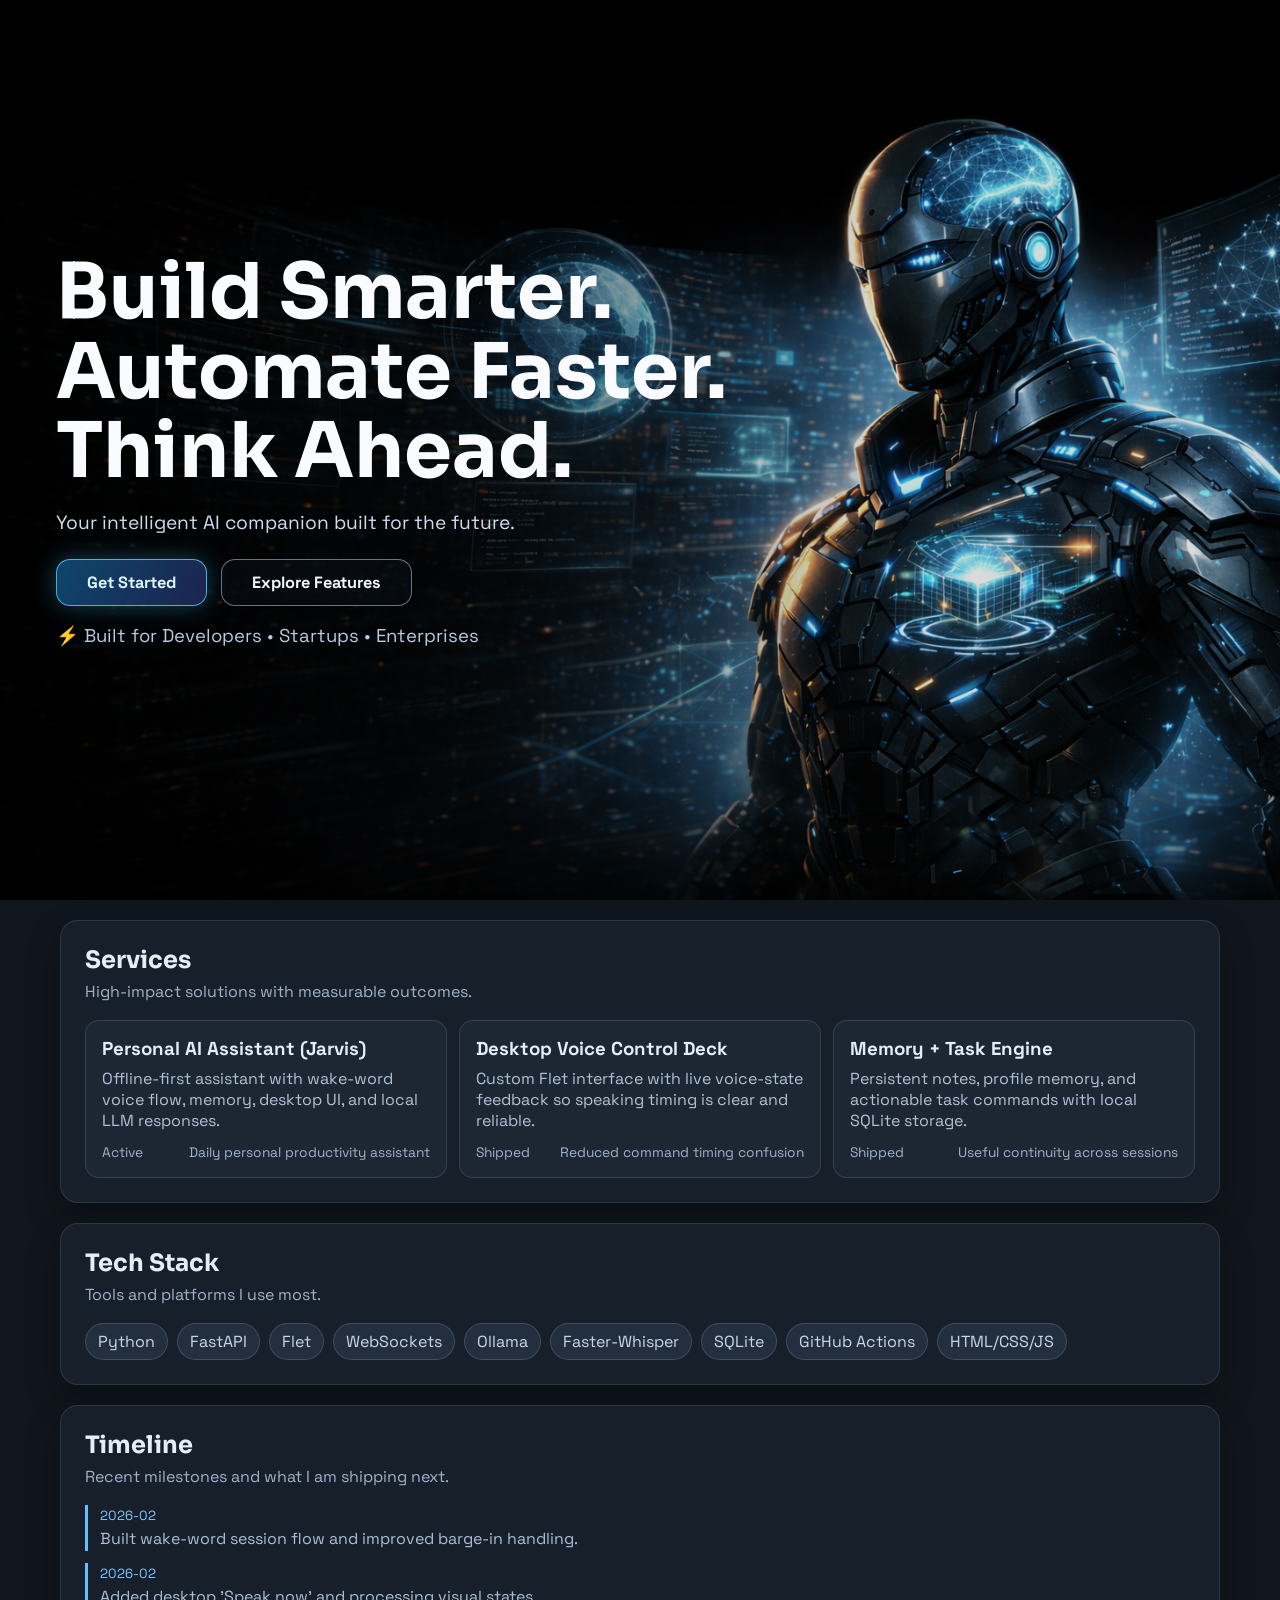
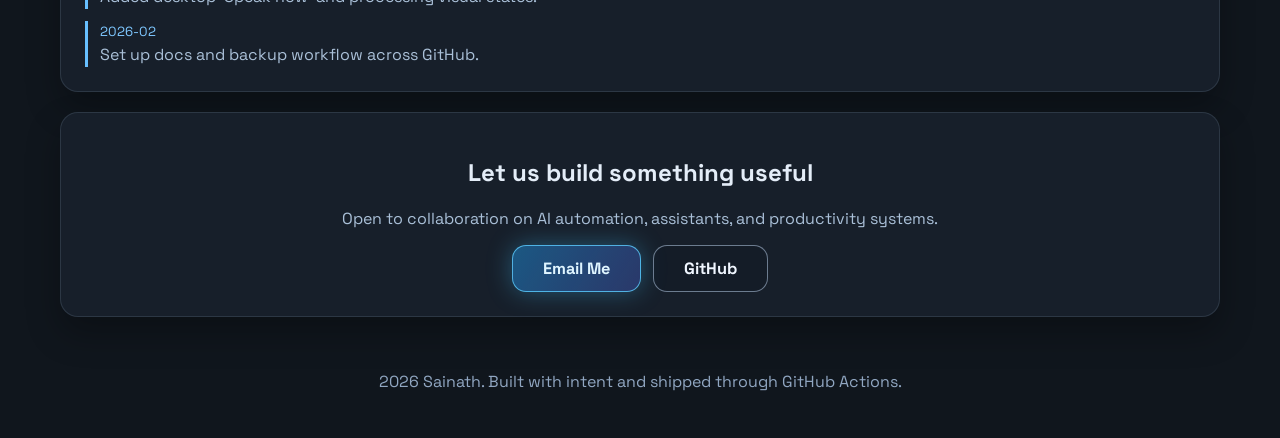
<file: site/index.html>
<!doctype html>
<html lang="en">
  <head>
    <meta charset="UTF-8" />
    <meta name="viewport" content="width=device-width, initial-scale=1.0" />
    <title>Grootu.ai | AI Systems</title>
    <meta name="description" content="Grootu.ai landing page and services." />
    <link rel="preconnect" href="https://fonts.googleapis.com" />
    <link rel="preconnect" href="https://fonts.gstatic.com" crossorigin />
    <link
      href="https://fonts.googleapis.com/css2?family=Space+Grotesk:wght@400;500;700&family=Sora:wght@500;700;800&display=swap"
      rel="stylesheet"
    />
    <link rel="stylesheet" href="./styles.css" />
  </head>
  <body>
    <main>
      <section id="home" class="landing">
        <div class="landing-copy">
          <h1>
            Build Smarter.<br />
            Automate Faster.<br />
            Think Ahead.
          </h1>
          <p>Your intelligent AI companion built for the future.</p>
          <div class="hero-actions">
            <a class="btn primary" href="#home">Get Started</a>
            <a class="btn ghost" href="#services">Explore Features</a>
          </div>
          <div class="landing-meta">&#9889; Built for Developers • Startups • Enterprises</div>
        </div>
      </section>

      <section id="services" class="panel reveal">
        <div class="section-head">
          <h2>Services</h2>
          <p>High-impact solutions with measurable outcomes.</p>
        </div>
        <div id="project-list" class="project-grid"></div>
      </section>

      <section id="stack" class="panel reveal">
        <div class="section-head">
          <h2>Tech Stack</h2>
          <p>Tools and platforms I use most.</p>
        </div>
        <div id="skill-list" class="chip-wrap"></div>
      </section>

      <section id="timeline" class="panel reveal">
        <div class="section-head">
          <h2>Timeline</h2>
          <p>Recent milestones and what I am shipping next.</p>
        </div>
        <div id="timeline-list" class="timeline"></div>
      </section>

      <section id="contact" class="panel contact reveal">
        <h2>Let us build something useful</h2>
        <p>Open to collaboration on AI automation, assistants, and productivity systems.</p>
        <div class="contact-actions">
          <a class="btn primary" href="mailto:you@example.com">Email Me</a>
          <a class="btn ghost" href="https://github.com/TheTechTrooper" target="_blank" rel="noreferrer"
            >GitHub</a
          >
        </div>
      </section>
    </main>

    <footer>
      <p><span id="year"></span> Sainath. Built with intent and shipped through GitHub Actions.</p>
    </footer>

    <script src="./script.js"></script>
  </body>
</html>
</file>
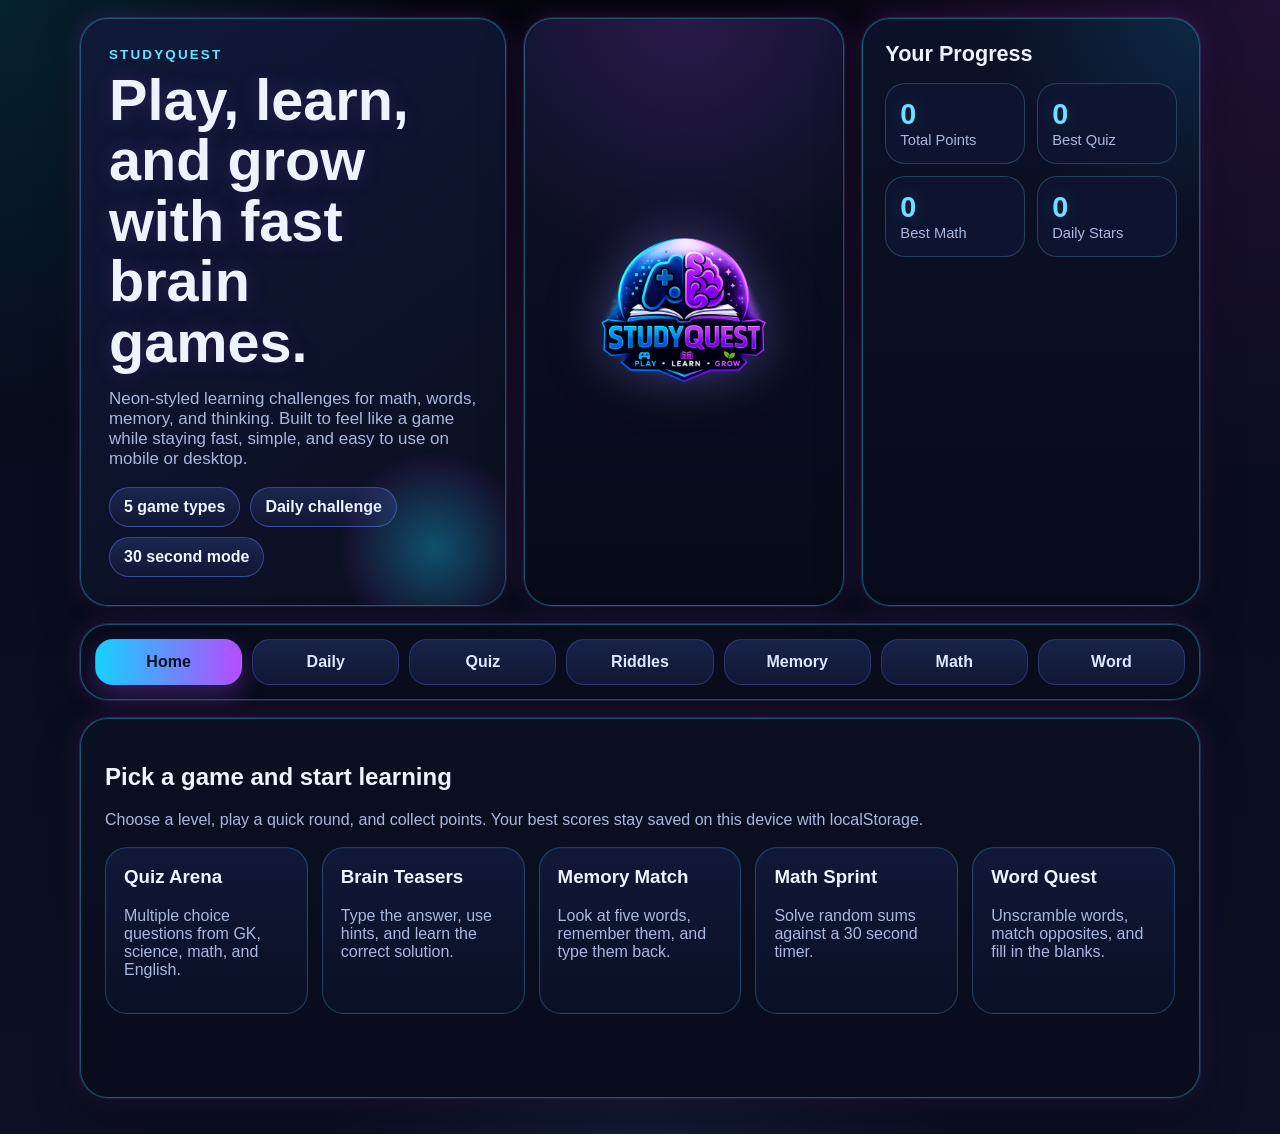
<file: site1/index.html>
<!doctype html>
<html lang="en">
  <head>
    <meta charset="UTF-8" />
    <meta name="viewport" content="width=device-width, initial-scale=1.0" />
    <title>StudyQuest</title>
    <meta
      name="description"
      content="StudyQuest is a lightweight educational website with quiz, memory, math, word, and riddle games."
    />
    <link rel="stylesheet" href="./style.css" />
  </head>
  <body>
    <div class="page-shell">
      <header class="hero">
        <div class="hero-copy">
          <p class="eyebrow">StudyQuest</p>
          <h1>Play, learn, and grow with fast brain games.</h1>
          <p class="hero-text">
            Neon-styled learning challenges for math, words, memory, and thinking. Built to feel like
            a game while staying fast, simple, and easy to use on mobile or desktop.
          </p>
          <div class="hero-badges">
            <span>5 game types</span>
            <span>Daily challenge</span>
            <span>30 second mode</span>
          </div>
        </div>
        <div class="logo-panel">
          <img class="brand-logo" src="./assets/studyquest-logo.png.png" alt="StudyQuest logo" />
        </div>
        <div class="score-card">
          <h2>Your Progress</h2>
          <div class="stats-grid">
            <div>
              <strong id="total-points">0</strong>
              <span>Total Points</span>
            </div>
            <div>
              <strong id="best-quiz">0</strong>
              <span>Best Quiz</span>
            </div>
            <div>
              <strong id="best-math">0</strong>
              <span>Best Math</span>
            </div>
            <div>
              <strong id="daily-score">0</strong>
              <span>Daily Stars</span>
            </div>
          </div>
        </div>
      </header>

      <nav class="main-nav">
        <button class="nav-btn active" data-target="home">Home</button>
        <button class="nav-btn" data-target="daily">Daily</button>
        <button class="nav-btn" data-target="quiz">Quiz</button>
        <button class="nav-btn" data-target="riddles">Riddles</button>
        <button class="nav-btn" data-target="memory">Memory</button>
        <button class="nav-btn" data-target="math">Math</button>
        <button class="nav-btn" data-target="word">Word</button>
      </nav>

      <main>
        <section id="home" class="view active">
          <div class="panel intro-panel">
            <h2>Pick a game and start learning</h2>
            <p>
              Choose a level, play a quick round, and collect points. Your best scores stay saved on
              this device with localStorage.
            </p>
            <div class="feature-grid">
              <article class="feature-card">
              <h3>Quiz Arena</h3>
              <p>Multiple choice questions from GK, science, math, and English.</p>
            </article>
            <article class="feature-card">
              <h3>Brain Teasers</h3>
              <p>Type the answer, use hints, and learn the correct solution.</p>
            </article>
            <article class="feature-card">
              <h3>Memory Match</h3>
              <p>Look at five words, remember them, and type them back.</p>
            </article>
            <article class="feature-card">
              <h3>Math Sprint</h3>
              <p>Solve random sums against a 30 second timer.</p>
            </article>
            <article class="feature-card">
              <h3>Word Quest</h3>
              <p>Unscramble words, match opposites, and fill in the blanks.</p>
            </article>
          </div>
          </div>
        </section>

        <section id="daily" class="view">
          <div class="panel">
            <div class="section-head">
              <h2>Daily Challenge</h2>
              <p>Five fixed challenges each day. Come back tomorrow for a new set.</p>
            </div>
            <div class="status-row">
              <span id="daily-date-label"></span>
              <span id="daily-progress-label">0 / 5 solved</span>
            </div>
            <div class="progress-track">
              <div id="daily-progress-bar" class="progress-fill"></div>
            </div>
            <div id="daily-card" class="game-card"></div>
          </div>
        </section>

        <section id="quiz" class="view">
          <div class="panel">
            <div class="section-head">
              <h2>Quiz Game</h2>
              <p>Answer one question at a time and build your score.</p>
            </div>
            <div class="toolbar">
              <label>
                Level
                <select id="quiz-level"></select>
              </label>
              <label>
                Topic
                <select id="quiz-topic">
                  <option value="all">All Topics</option>
                  <option value="General Knowledge">General Knowledge</option>
                  <option value="Science">Science</option>
                  <option value="Math">Math</option>
                  <option value="English">English</option>
                </select>
              </label>
              <button id="quiz-start" class="action-btn">Start Quiz</button>
            </div>
            <div class="status-row">
              <span id="quiz-score-label">Score: 0</span>
              <span id="quiz-step-label">Question 0 / 5</span>
            </div>
            <div class="progress-track">
              <div id="quiz-progress-bar" class="progress-fill"></div>
            </div>
            <div id="quiz-card" class="game-card"></div>
          </div>
        </section>

        <section id="riddles" class="view">
          <div class="panel">
            <div class="section-head">
              <h2>Brain Teasers and Riddles</h2>
              <p>Read carefully, type your answer, and use a hint if needed.</p>
            </div>
            <div class="toolbar">
              <label>
                Level
                <select id="riddle-level"></select>
              </label>
              <button id="riddle-next" class="action-btn">New Riddle</button>
            </div>
            <div id="riddle-card" class="game-card"></div>
          </div>
        </section>

        <section id="memory" class="view">
          <div class="panel">
            <div class="section-head">
              <h2>Memory Game</h2>
              <p>Look at five words for five seconds, then type the ones you remember.</p>
            </div>
            <div class="toolbar">
              <label>
                Level
                <select id="memory-level"></select>
              </label>
              <button id="memory-start" class="action-btn">Start Memory Round</button>
            </div>
            <div class="status-row">
              <span id="memory-timer-label">Ready to play</span>
              <span id="memory-score-label">Score: 0</span>
            </div>
            <div id="memory-card" class="game-card"></div>
          </div>
        </section>

        <section id="math" class="view">
          <div class="panel">
            <div class="section-head">
              <h2>Math Speed Game</h2>
              <p>Solve as many sums as you can in 30 seconds.</p>
            </div>
            <div class="toolbar">
              <label>
                Level
                <select id="math-level"></select>
              </label>
              <button id="math-start" class="action-btn">Start 30s Challenge</button>
            </div>
            <div class="status-row">
              <span id="math-timer-label">Time: 30s</span>
              <span id="math-score-label">Score: 0</span>
            </div>
            <div class="progress-track">
              <div id="math-progress-bar" class="progress-fill"></div>
            </div>
            <div id="math-card" class="game-card"></div>
          </div>
        </section>

        <section id="word" class="view">
          <div class="panel">
            <div class="section-head">
              <h2>Word Game</h2>
              <p>Unscramble, match opposites, and fill in the missing letters.</p>
            </div>
            <div class="toolbar">
              <label>
                Level
                <select id="word-level"></select>
              </label>
              <button id="word-next" class="action-btn">New Word Challenge</button>
            </div>
            <div id="word-card" class="game-card"></div>
          </div>
        </section>
      </main>
    </div>

    <script src="./script.js"></script>
  </body>
</html>
</file>
<file: site/styles.css>
:root {
  --surface: #171f2a;
  --surface-soft: #1d2734;
  --text: #e4edf8;
  --muted: #afc0d5;
  --line: rgba(172, 197, 225, 0.2);
  --primary: #63c8ff;
  --primary-2: #7d86ff;
}

* {
  box-sizing: border-box;
}

html,
body {
  margin: 0;
  padding: 0;
}

body {
  font-family: "Space Grotesk", sans-serif;
  color: var(--text);
  background: #10161d;
}

.landing {
  min-height: 100vh;
  display: grid;
  align-items: center;
  padding: clamp(22px, 5vw, 56px);
  background: linear-gradient(90deg, rgba(0, 0, 0, 0.82) 0%, rgba(0, 0, 0, 0.5) 38%, rgba(0, 0, 0, 0.14) 70%),
    url("./assets/start-hero.png") center/cover no-repeat;
}

.landing-copy {
  max-width: 720px;
}

.landing-copy h1 {
  margin: 0 0 18px;
  font-family: "Sora", sans-serif;
  font-size: clamp(2.4rem, 6vw, 5.4rem);
  line-height: 1.04;
  color: #f9fbff;
}

.landing-copy p {
  margin: 0 0 24px;
  color: #d0deec;
  font-size: clamp(1rem, 1.8vw, 1.2rem);
}

.hero-actions {
  display: flex;
  gap: 14px;
  flex-wrap: wrap;
  margin-bottom: 18px;
}

.btn {
  text-decoration: none;
  border-radius: 14px;
  padding: 12px 30px;
  font-weight: 700;
  font-size: 1.02rem;
  display: inline-flex;
  align-items: center;
  justify-content: center;
}

.btn.primary {
  background: linear-gradient(120deg, rgba(34, 167, 255, 0.42), rgba(89, 115, 255, 0.3));
  border: 1px solid rgba(92, 206, 255, 0.8);
  color: #dff5ff;
  box-shadow: 0 0 24px rgba(67, 196, 255, 0.34);
}

.btn.ghost {
  border: 1px solid rgba(182, 202, 229, 0.55);
  color: #f0f6ff;
  background: rgba(16, 24, 35, 0.35);
}

.landing-meta {
  color: #b8cbe0;
  font-size: clamp(1rem, 1.7vw, 1.16rem);
}

.panel {
  width: min(1160px, 92vw);
  margin: 20px auto 0;
  background: var(--surface);
  border-radius: 18px;
  padding: 24px;
  box-shadow: 0 16px 34px rgba(0, 0, 0, 0.28);
  border: 1px solid rgba(170, 194, 223, 0.14);
}

.section-head h2 {
  margin: 0 0 6px;
  font-family: "Sora", sans-serif;
}

.section-head p {
  margin: 0 0 18px;
  color: #9fb3c9;
}

.project-grid {
  display: grid;
  grid-template-columns: repeat(auto-fit, minmax(230px, 1fr));
  gap: 12px;
}

.project-card {
  border: 1px solid rgba(170, 194, 223, 0.16);
  border-radius: 14px;
  padding: 16px;
  background: var(--surface-soft);
}

.project-card h3 {
  margin: 0 0 8px;
}

.project-card p {
  margin: 0;
  color: #afc2d8;
}

.meta-row {
  margin-top: 12px;
  display: flex;
  justify-content: space-between;
  gap: 8px;
  color: #9eb3ce;
  font-size: 0.86rem;
}

.chip-wrap {
  display: flex;
  flex-wrap: wrap;
  gap: 9px;
}

.chip {
  border: 1px solid rgba(170, 194, 223, 0.2);
  background: #232f3f;
  color: #c7d8ea;
  border-radius: 999px;
  padding: 7px 12px;
}

.timeline {
  display: grid;
  gap: 12px;
}

.timeline-item {
  border-left: 3px solid #67bfff;
  padding: 2px 0 2px 12px;
}

.timeline-item .date {
  color: #7ec7ff;
  font-size: 0.83rem;
  margin-bottom: 4px;
}

.timeline-item p {
  margin: 0;
  color: #aac0d8;
}

.contact {
  text-align: center;
}

.contact p {
  color: #aac0d8;
}

.contact-actions {
  display: flex;
  justify-content: center;
  gap: 12px;
  flex-wrap: wrap;
}

footer {
  margin-top: 24px;
  text-align: center;
  color: #91a7c2;
  padding: 14px 10px 30px;
}

.reveal {
  opacity: 0;
  transform: translateY(12px);
  transition: opacity 0.45s ease, transform 0.45s ease;
}

.reveal.in {
  opacity: 1;
  transform: translateY(0);
}

@media (max-width: 760px) {
  .landing {
    padding: 24px;
    background-position: 66% center;
  }
}
</file>
<file: site1/style.css>
:root {
  --bg: #060713;
  --panel: rgba(13, 17, 37, 0.88);
  --panel-2: rgba(28, 35, 74, 0.92);
  --text: #edf4ff;
  --muted: #a9b7dd;
  --border: rgba(70, 212, 255, 0.35);
  --accent: #b54cff;
  --accent-2: #15d1ff;
  --accent-3: #6a7dff;
  --good: #65f2a8;
  --bad: #ff7ca8;
  --shadow: 0 20px 44px rgba(0, 0, 0, 0.4);
  --glow: 0 0 0 1px rgba(91, 194, 255, 0.18), 0 0 28px rgba(181, 76, 255, 0.18);
}

* {
  box-sizing: border-box;
}

html,
body {
  margin: 0;
  padding: 0;
}

body {
  font-family: "Trebuchet MS", "Segoe UI", sans-serif;
  color: var(--text);
  background:
    radial-gradient(circle at top left, rgba(21, 209, 255, 0.14), transparent 25%),
    radial-gradient(circle at top right, rgba(181, 76, 255, 0.16), transparent 30%),
    radial-gradient(circle at bottom center, rgba(106, 125, 255, 0.1), transparent 24%),
    linear-gradient(180deg, #04050d 0%, #090d1d 44%, #0b1024 100%);
  min-height: 100vh;
}

.page-shell {
  width: min(1120px, calc(100vw - 24px));
  margin: 0 auto;
  padding: 18px 0 36px;
}

.hero {
  display: grid;
  grid-template-columns: 1.2fr 0.9fr 0.95fr;
  gap: 18px;
  align-items: stretch;
}

.hero-copy,
.logo-panel,
.score-card,
.panel,
.main-nav {
  border: 1px solid var(--border);
  border-radius: 28px;
  background: var(--panel);
  box-shadow: var(--shadow);
  backdrop-filter: blur(14px);
}

.hero-copy {
  padding: 28px;
  position: relative;
  overflow: hidden;
  background:
    linear-gradient(145deg, rgba(16, 26, 58, 0.92), rgba(10, 14, 30, 0.92)),
    var(--panel);
  box-shadow: var(--shadow), var(--glow);
}

.hero-copy::after {
  content: "";
  position: absolute;
  right: -24px;
  bottom: -38px;
  width: 190px;
  height: 190px;
  border-radius: 50%;
  background: radial-gradient(circle, rgba(21, 209, 255, 0.34) 0%, rgba(181, 76, 255, 0.06) 62%, transparent 72%);
}

.eyebrow {
  margin: 0 0 8px;
  color: #66e4ff;
  font-weight: 700;
  letter-spacing: 0.16em;
  text-transform: uppercase;
  font-size: 0.84rem;
}

.hero h1 {
  margin: 0 0 12px;
  font-size: clamp(2rem, 4.8vw, 3.6rem);
  line-height: 1.05;
  max-width: 10ch;
  text-shadow: 0 0 22px rgba(181, 76, 255, 0.18);
}

.hero-text {
  max-width: 46rem;
  font-size: 1.06rem;
  color: var(--muted);
}

.logo-panel {
  display: flex;
  flex-direction: column;
  justify-content: center;
  align-items: center;
  padding: 18px;
  gap: 12px;
  background:
    radial-gradient(circle at top, rgba(181, 76, 255, 0.16), transparent 42%),
    linear-gradient(180deg, rgba(14, 18, 41, 0.95) 0%, rgba(7, 10, 24, 0.98) 100%);
  box-shadow: var(--shadow), var(--glow);
}

.brand-logo {
  display: block;
  width: min(100%, 320px);
  max-height: 340px;
  object-fit: contain;
  filter: drop-shadow(0 0 24px rgba(111, 232, 255, 0.16)) drop-shadow(0 0 30px rgba(181, 76, 255, 0.2));
}

.logo-note {
  margin: 0;
  text-align: center;
  font-size: 0.92rem;
}

.logo-note strong {
  color: #8ee9ff;
}

.hero-badges {
  display: flex;
  flex-wrap: wrap;
  gap: 10px;
  margin-top: 18px;
}

.hero-badges span,
.pill {
  padding: 10px 14px;
  border-radius: 999px;
  background: linear-gradient(180deg, rgba(29, 40, 82, 0.95), rgba(18, 24, 52, 0.95));
  border: 1px solid rgba(104, 130, 255, 0.42);
  font-weight: 700;
  color: #eef7ff;
}

.score-card {
  padding: 22px;
  background:
    radial-gradient(circle at top right, rgba(21, 209, 255, 0.12), transparent 30%),
    linear-gradient(180deg, rgba(12, 18, 41, 0.95) 0%, rgba(8, 11, 27, 0.98) 100%);
  box-shadow: var(--shadow), var(--glow);
}

.score-card h2 {
  margin: 0 0 16px;
  font-size: 1.35rem;
}

.stats-grid {
  display: grid;
  grid-template-columns: repeat(2, 1fr);
  gap: 12px;
}

.stats-grid div {
  padding: 14px;
  border-radius: 20px;
  background: rgba(15, 22, 49, 0.9);
  border: 1px solid rgba(125, 224, 255, 0.22);
}

.stats-grid strong {
  display: block;
  font-size: 1.8rem;
  color: #74ddff;
  text-shadow: 0 0 18px rgba(21, 209, 255, 0.2);
}

.stats-grid span {
  color: var(--muted);
  font-size: 0.92rem;
}

.main-nav {
  display: flex;
  flex-wrap: wrap;
  gap: 10px;
  margin: 18px 0;
  padding: 14px;
  background: rgba(9, 13, 30, 0.88);
  box-shadow: var(--shadow), var(--glow);
}

.nav-btn,
.action-btn,
.option-btn,
.ghost-btn {
  appearance: none;
  border: 0;
  border-radius: 18px;
  padding: 13px 16px;
  font: inherit;
  cursor: pointer;
  transition: transform 0.16s ease, box-shadow 0.16s ease, background 0.16s ease;
}

.nav-btn:hover,
.action-btn:hover,
.option-btn:hover,
.ghost-btn:hover {
  transform: translateY(-1px);
}

.nav-btn {
  background: linear-gradient(180deg, rgba(26, 36, 76, 0.95), rgba(18, 25, 55, 0.95));
  color: #dce8ff;
  font-weight: 700;
  flex: 1 1 104px;
  border: 1px solid rgba(110, 128, 255, 0.26);
}

.nav-btn.active {
  background: linear-gradient(90deg, var(--accent-2) 0%, var(--accent) 100%);
  color: #08111f;
  box-shadow: 0 10px 24px rgba(181, 76, 255, 0.28);
}

.view {
  display: none;
  animation: rise 0.28s ease;
}

.view.active {
  display: block;
}

.panel {
  padding: 24px;
  background:
    linear-gradient(180deg, rgba(11, 16, 36, 0.95) 0%, rgba(8, 12, 28, 0.98) 100%);
  box-shadow: var(--shadow), var(--glow);
}

.intro-panel {
  min-height: 380px;
}

.section-head h2 {
  margin: 0 0 8px;
  font-size: 1.8rem;
}

.section-head p,
p,
label,
.status-row {
  color: var(--muted);
}

.feature-grid {
  display: grid;
  grid-template-columns: repeat(auto-fit, minmax(190px, 1fr));
  gap: 14px;
  margin-top: 18px;
}

.feature-card {
  padding: 18px;
  border-radius: 22px;
  border: 1px solid rgba(91, 194, 255, 0.26);
  background: linear-gradient(180deg, rgba(18, 26, 57, 0.94) 0%, rgba(10, 16, 37, 0.96) 100%);
  box-shadow: inset 0 0 0 1px rgba(255, 255, 255, 0.02);
}

.feature-card h3,
.game-card h3 {
  margin-top: 0;
}

.toolbar,
.status-row,
.input-row,
.button-row {
  display: flex;
  flex-wrap: wrap;
  gap: 12px;
  align-items: center;
}

.toolbar {
  margin: 18px 0;
}

label {
  font-weight: 700;
}

select,
input {
  margin-top: 6px;
  border: 1px solid rgba(104, 130, 255, 0.35);
  border-radius: 14px;
  padding: 12px 14px;
  font: inherit;
  width: 100%;
  max-width: 260px;
  color: var(--text);
  background: rgba(17, 24, 52, 0.96);
}

.action-btn {
  background: linear-gradient(90deg, var(--accent-2) 0%, var(--accent-3) 100%);
  color: #04111d;
  font-weight: 700;
  box-shadow: 0 10px 20px rgba(21, 209, 255, 0.2);
}

.ghost-btn {
  background: rgba(22, 30, 66, 0.92);
  color: #95b4ff;
  font-weight: 700;
  border: 1px solid rgba(122, 145, 255, 0.22);
}

.game-card {
  min-height: 240px;
  padding: 22px;
  border-radius: 24px;
  background: linear-gradient(180deg, rgba(15, 21, 46, 0.94) 0%, rgba(8, 12, 28, 0.98) 100%);
  border: 1px solid rgba(107, 127, 255, 0.28);
}

.question-text,
.big-text {
  font-size: clamp(1.2rem, 3vw, 1.8rem);
  line-height: 1.35;
}

.option-grid {
  display: grid;
  grid-template-columns: repeat(auto-fit, minmax(190px, 1fr));
  gap: 12px;
  margin-top: 18px;
}

.option-btn {
  background: rgba(17, 24, 52, 0.95);
  border: 1px solid rgba(116, 139, 255, 0.28);
  min-height: 58px;
  text-align: left;
  color: var(--text);
  font-weight: 700;
}

.option-btn.correct,
.result.good {
  background: #e9faef;
  border-color: #86d8a5;
  color: var(--good);
}

.option-btn.wrong,
.result.bad {
  background: #fff0f1;
  border-color: #f2a4ac;
  color: var(--bad);
}

.progress-track {
  height: 14px;
  border-radius: 999px;
  overflow: hidden;
  background: rgba(28, 36, 78, 0.86);
  margin: 12px 0 18px;
}

.progress-fill {
  width: 0;
  height: 100%;
  border-radius: 999px;
  background: linear-gradient(90deg, var(--accent) 0%, var(--accent-3) 100%);
  transition: width 0.2s ease;
}

.result,
.hint-box,
.answer-box {
  margin-top: 16px;
  padding: 14px 16px;
  border-radius: 18px;
  font-weight: 700;
}

.result {
  background: rgba(16, 28, 64, 0.96);
  color: #9bc0ff;
}

.hint-box {
  background: rgba(40, 30, 11, 0.94);
  color: #ffd978;
}

.answer-box {
  background: rgba(17, 28, 57, 0.94);
  color: var(--text);
}

.memory-words {
  display: grid;
  grid-template-columns: repeat(auto-fit, minmax(110px, 1fr));
  gap: 10px;
  margin: 18px 0;
}

.memory-words span {
  padding: 14px;
  text-align: center;
  border-radius: 18px;
  background: linear-gradient(180deg, rgba(24, 36, 78, 0.96), rgba(15, 20, 46, 0.98));
  border: 1px solid rgba(92, 198, 255, 0.26);
  font-weight: 700;
  font-size: 1.05rem;
}

.mini-note {
  font-size: 0.92rem;
  color: var(--muted);
}

@keyframes rise {
  from {
    opacity: 0;
    transform: translateY(10px);
  }
  to {
    opacity: 1;
    transform: translateY(0);
  }
}

@media (max-width: 860px) {
  .hero {
    grid-template-columns: 1fr;
  }
}

@media (max-width: 640px) {
  .page-shell {
    width: min(100vw - 14px, 100%);
    padding-top: 8px;
  }

  .hero-copy,
  .score-card,
  .panel,
  .main-nav {
    border-radius: 22px;
  }

  .hero-copy,
  .score-card,
  .panel {
    padding: 18px;
  }

  .main-nav {
    padding: 10px;
  }

  .nav-btn,
  .action-btn,
  .option-btn,
  .ghost-btn {
    width: 100%;
  }

  select,
  input {
    max-width: none;
  }
}
</file>
